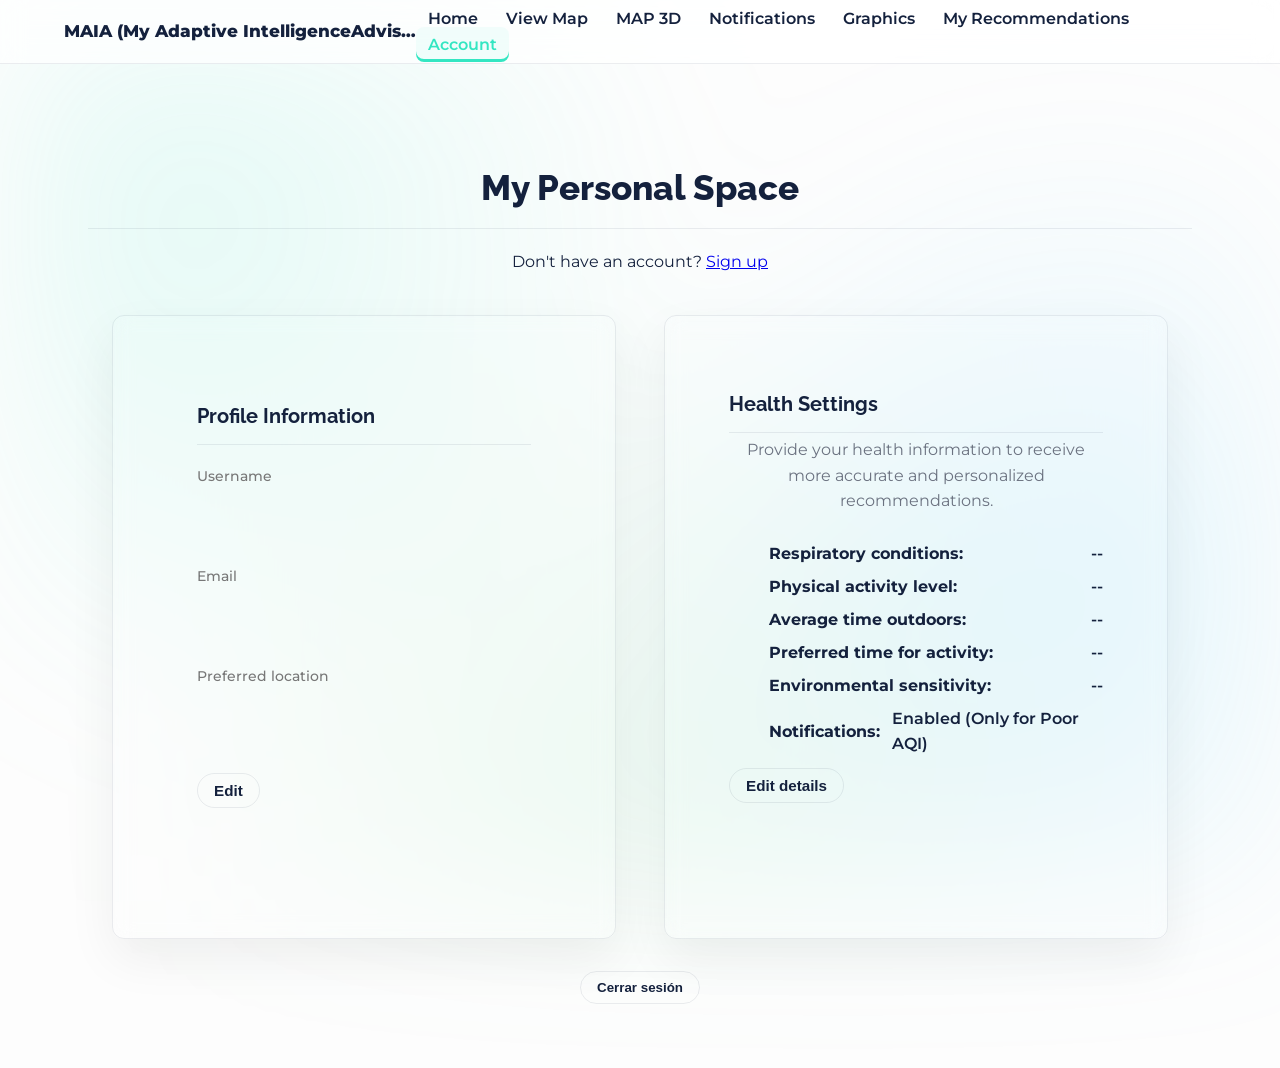
<file: cuenta.html>
<!DOCTYPE html>
<html lang="en">
<head>
    <meta charset="UTF-8">
    <meta name="viewport" content="width=device-width, initial-scale=1.0">
    <title>MAIA (My Adaptive IntelligenceAdvisor) | My Account & Recommendations</title>
    <link href="https://fonts.googleapis.com/css2?family=Montserrat:wght@300;400;500;600;700;800&family=Raleway:wght@400;600;700;800&display=swap" rel="stylesheet">
    <link rel="stylesheet" href="style.css">
<body>

    <header id="navbar">
    <div class="logo">MAIA (My Adaptive IntelligenceAdvisor)</div>
        <nav>
            <a href="index.html">Home</a>
            <a href="map.html">View Map</a>
            <a href="map3d.html">MAP 3D</a>
            <a href="notifications.html">Notifications</a>
            <a href="graphics.html">Graphics</a>
            <a href="recommendations.html">My Recommendations</a>
            <a href="cuenta.html" class="active">Account</a>
        </nav>
    </header>

    <main>
        <section class="profile-section scroll-reveal">
            <div class="container">
                <h2 class="title-section text-center char-split">My Personal Space</h2>
                
                <div id="register-prompt" style="margin-top:12px; text-align:center;">
                    <p>Don't have an account? <a href="#" id="open-register">Sign up</a></p>
                </div>

                <div class="profile-layout-grid">
                    <div class="dashboard-card profile-card-wide fade-in-left">
                        <div class="profile-form-column">
                            <h3 class="panel-title">Profile Information</h3>
                            <form class="profile-form">
                                <div class="form-group">
                                    <label for="name">Username</label>
                                    <input type="text" id="name" value="JuanPerez" readonly>
                                </div>
                                <div class="form-group">
                                    <label for="email">Email</label>
                                    <input type="email" id="email" value="juan.perez@aeris.com" readonly>
                                </div>
                                <div class="form-group">
                                    <label for="location">Preferred location</label>
                                    <input type="text" id="location" value="Mexico City" readonly>
                                </div>
                                <div style="display:flex; justify-content:flex-start; margin-top:8px;">
                                    <button id="profile-edit-btn" type="button" class="action-button-transparent small-button">Edit</button>
                                </div>
                            </form>
                        </div>
                    </div>

                    <div class="dashboard-card profile-card-wide fade-in-right">
                        <aside class="profile-health-column">
                            <h3 class="panel-title">Health Settings</h3>
                            <p class="section-subtitle" style="margin-bottom: 15px;">Provide your health information to receive more accurate and personalized recommendations.</p>
                                <div class="profile-settings-summary">
                                <div id="health-summary">
                                    <p><i class="fas fa-lungs"></i> <strong>Respiratory conditions:</strong> <span id="health-resp">--</span></p>
                                    <p><i class="fas fa-running"></i> <strong>Physical activity level:</strong> <span id="health-activity">--</span></p>
                                    <p><i class="fas fa-sun"></i> <strong>Average time outdoors:</strong> <span id="health-outdoor">--</span></p>
                                    <p><i class="fas fa-clock"></i> <strong>Preferred time for activity:</strong> <span id="health-preftime">--</span></p>
                                    <p><i class="fas fa-brain"></i> <strong>Environmental sensitivity:</strong> <span id="health-sens">--</span></p>
                                    <p><i class="fas fa-bell"></i> <strong>Notifications:</strong> <span id="notifications-status">Enabled (Only for Poor AQI)</span></p>
                                </div>
                                <div style="margin-top: 12px; display:flex; justify-content:flex-start; gap:8px;">
                                    <button id="edit-inline-btn" class="action-button-transparent small-button">Edit details</button>
                                </div>
                                </div>
                        </aside>
                    </div>
                </div>
                <div style="margin-top:18px; text-align:center;">
                    <button id="signout-btn" class="action-button-transparent">Cerrar sesión</button>
                </div>

                <div id="register-modal" class="modal-overlay">
                    <div class="modal-content registration-modal">
                        <button class="modal-close-btn" id="close-register" aria-label="Close">&times;</button>
                        <div class="modal-body">
                            <h2 class="modal-day-title">User Registration</h2>
                            <form id="register-form">
                            <fieldset style="border:none; padding:0; margin:0 0 1rem 0;">
                                <legend style="font-weight:700; margin-bottom:8px;">Account details</legend>
                                <div class="form-group"><label for="reg-name">Full name</label><input id="reg-name" placeholder="e.g. Ana Garcia" required></div>
                                <div class="form-group"><label for="reg-email">Email</label><input id="reg-email" type="email" placeholder="you@example.com" required></div>
                                <div class="form-group"><label for="reg-password">Password</label><input id="reg-password" type="password" placeholder="At least 8 characters" required></div>
                                <div class="form-group"><label for="reg-state">State of residence</label>
                                    <select id="reg-state" required>
                                        <option value="">Select a state</option>
                                    </select>
                                </div>
                            </fieldset>

                            <fieldset style="border:none; padding:0; margin:1rem 0 0 0;">
                                <legend style="font-weight:700; margin-bottom:8px;">Personal health details</legend>
                                <div class="form-group">
                                    <label for="reg-resp">Respiratory conditions</label>
                                    <select id="reg-resp">
                                        <option value="None">None</option>
                                        <option>Asthma</option>
                                        <option>Respiratory allergies</option>
                                        <option>COPD</option>
                                        <option>Chronic sinusitis</option>
                                        <option>Recurrent bronchitis</option>
                                        <option>Pulmonary fibrosis</option>
                                    </select>
                                </div>
                                <div class="form-group">
                                    <label for="reg-activity">Physical activity level</label>
                                    <select id="reg-activity">
                                        <option>Sedentary (I rarely do physical activity)</option>
                                        <option>Moderate (I walk or do light exercise several times a week)</option>
                                        <option>Active (I exercise regularly, at least 3 times a week)</option>
                                        <option>Athlete (I train with intensity or for competitive purposes)</option>
                                    </select>
                                </div>
                                <div class="form-group">
                                    <label for="reg-outdoor">Average time outdoors</label>
                                    <select id="reg-outdoor">
                                        <option>Less than 1 hour</option>
                                        <option>1 to 3 hours</option>
                                        <option>3 to 6 hours</option>
                                        <option>More than 6 hours</option>
                                    </select>
                                </div>
                                <div class="form-group">
                                    <label for="reg-preftime">Preferred time for activity</label>
                                    <select id="reg-preftime">
                                        <option>morning</option>
                                        <option>afternoon</option>
                                        <option>evening</option>
                                    </select>
                                </div>
                                <div class="form-group">
                                    <label for="reg-sens">Environmental sensitivity</label>
                                    <select id="reg-sens">
                                        <option>Sensitive skin or prone to irritation</option>
                                        <option>Frequent headaches or migraines</option>
                                        <option>Fatigue or tiredness from pollution or heat</option>
                                        <option>I prefer not to specify</option>
                                    </select>
                                </div>
                            </fieldset>

                                <div style="display:flex; gap:12px; justify-content:flex-end; margin-top:18px;">
                                <button type="button" class="action-button-transparent" id="cancel-register">Cancel</button>
                                <button type="submit" class="action-button-solid">Save</button>
                            </div>
                            </form>
                        </div>
                    </div>
                </div>
            </div>
        </section>
    </main>

    <script src="script.js"></script>
</body>
</html>
</file>
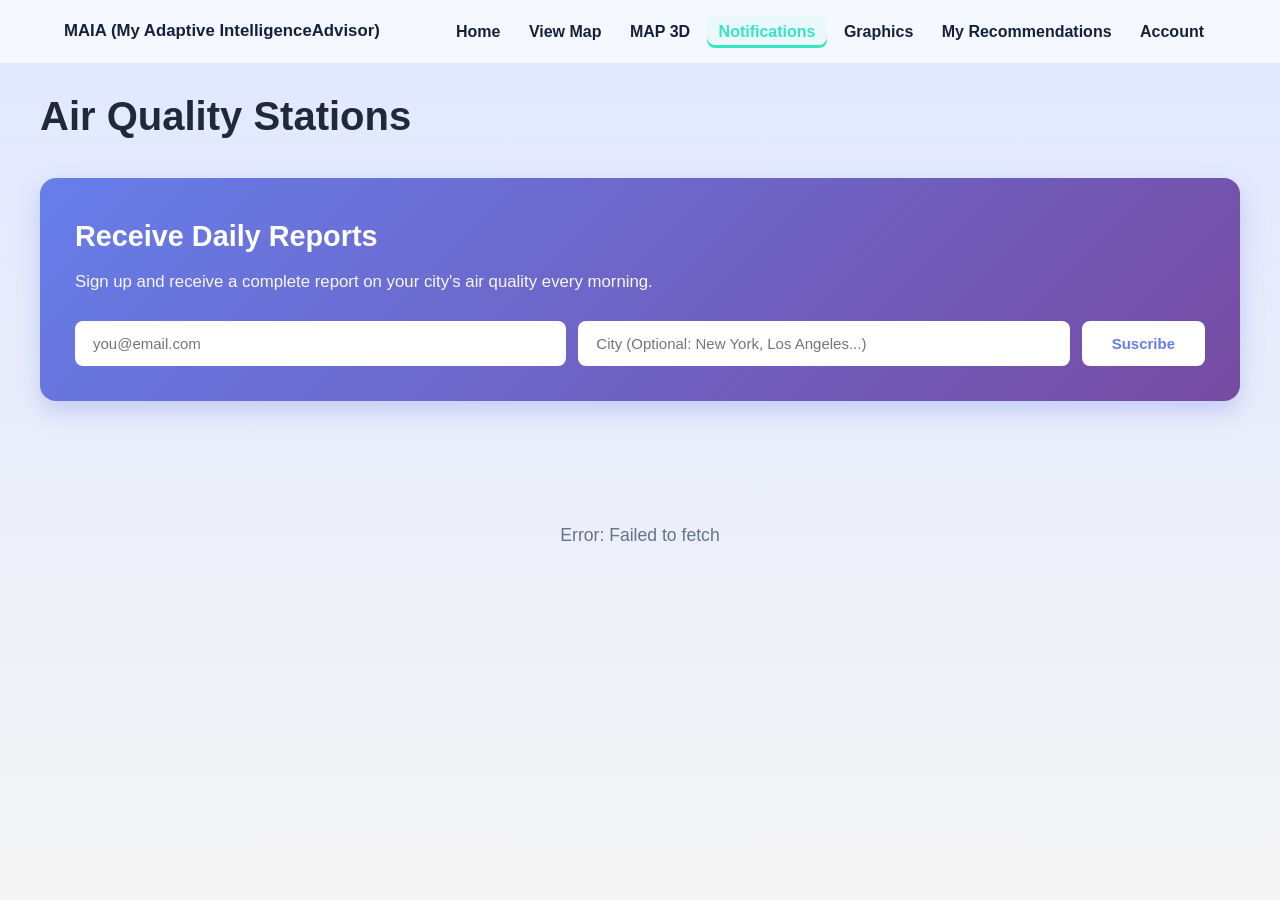
<file: notifications.html>
<!DOCTYPE html>
<html>
<head>
    <meta charset="UTF-8">
    <meta name="viewport" content="width=device-width, initial-scale=1.0">
    <title>Stations - Air Quality</title>
    <link rel="stylesheet" href="style.css">
    <style>
        * { margin: 0; padding: 0; box-sizing: border-box; }
        body { 
            font-family: -apple-system, BlinkMacSystemFont, 'Segoe UI', sans-serif;
            padding: 20px; 
            background: linear-gradient(to bottom, #e0e7ff, #f5f5f5);
            min-height: 100vh;
        }
    .container { max-width: 1200px; margin: 0 auto; }
    /* Ensure content is visible below the fixed navbar */
    body { padding-top: 84px; }
        
        h1 { 
            color: #1e293b; 
            margin-bottom: 30px;
            font-size: 2.5rem;
        }
        
        .subscribe-box {
            margin-bottom: 40px;
            padding: 35px;
            background: linear-gradient(135deg, #667eea 0%, #764ba2 100%);
            border-radius: 16px;
            color: white;
            box-shadow: 0 10px 25px rgba(102, 126, 234, 0.3);
        }
        .subscribe-box h2 { 
            margin-bottom: 10px;
            font-size: 1.8rem;
        }
        .subscribe-box p {
            opacity: 0.95;
            margin-bottom: 25px;
            font-size: 1.05rem;
        }
        .subscribe-form {
            display: flex;
            gap: 12px;
            flex-wrap: wrap;
            align-items: center;
        }
        .subscribe-form input {
            padding: 14px 18px;
            border: none;
            border-radius: 8px;
            font-size: 15px;
            outline: none;
            transition: box-shadow 0.2s;
        }
        .subscribe-form input:focus {
            box-shadow: 0 0 0 3px rgba(255,255,255,0.3);
        }
        .subscribe-form input[type="email"] { 
            flex: 1; 
            min-width: 250px; 
        }
        .subscribe-form input[type="text"] { 
            flex: 1; 
            min-width: 200px; 
        }
        .subscribe-form button {
            padding: 14px 30px;
            background: white;
            color: #667eea;
            border: none;
            border-radius: 8px;
            cursor: pointer;
            font-weight: 600;
            font-size: 15px;
            transition: all 0.2s;
            white-space: nowrap;
        }
        .subscribe-form button:hover { 
            transform: translateY(-2px);
            box-shadow: 0 4px 12px rgba(0,0,0,0.15);
        }
        .subscribe-form button:active {
            transform: translateY(0);
        }
        .subscribe-form button:disabled {
            opacity: 0.6;
            cursor: not-allowed;
        }
        #subMessage { 
            margin-top: 20px; 
            font-size: 15px; 
            font-weight: 500;
            padding: 12px;
            border-radius: 6px;
            background: rgba(255,255,255,0.15);
            display: none;
        }
        #subMessage.show { display: block; }
        
        .stations-grid {
            display: grid;
            grid-template-columns: repeat(auto-fill, minmax(350px, 1fr));
            gap: 20px;
        }
        .station { 
            border: 1px solid #e2e8f0;
            padding: 20px;
            border-radius: 12px;
            background: white;
            box-shadow: 0 2px 8px rgba(0,0,0,0.05);
            transition: transform 0.2s, box-shadow 0.2s;
        }
        .station:hover {
            transform: translateY(-4px);
            box-shadow: 0 8px 16px rgba(0,0,0,0.1);
        }
        .station h3 {
            color: #1e293b;
            margin-bottom: 8px;
            font-size: 1.1rem;
        }
        .station p {
            color: #64748b;
            margin-bottom: 12px;
            font-size: 0.95rem;
        }
        .aqi { 
            display: inline-block;
            padding: 6px 14px;
            border-radius: 6px;
            font-weight: 600;
            margin: 4px 4px 4px 0;
            font-size: 0.9rem;
        }
        
        .loading {
            text-align: center;
            padding: 40px;
            color: #64748b;
            font-size: 1.1rem;
        }
        
        @media (max-width: 768px) {
            h1 { font-size: 2rem; }
            .subscribe-box { padding: 25px; }
            .subscribe-form { flex-direction: column; }
            .subscribe-form input,
            .subscribe-form button {
                width: 100%;
            }
            .stations-grid {
                grid-template-columns: 1fr;
            }
        }
    </style>
</head>
<body>
    <header id="navbar">
        <div class="logo">MAIA (My Adaptive IntelligenceAdvisor)</div>
        <nav>
            <a href="index.html">Home</a>
            <a href="map.html">View Map</a>
            <a href="map3d.html">MAP 3D</a>
            <a href="notifications.html" class="active">Notifications</a>
            <a href="graphics.html">Graphics</a>
            <a href="recommendations.html">My Recommendations</a>
            <a href="cuenta.html">Account</a>
        </nav>
    </header>

        <div class="container">
        <h1>Air Quality Stations</h1>
        
        <div class="subscribe-box">
            <h2>Receive Daily Reports</h2>
            <p>Sign up and receive a complete report on your city's air quality every morning.</p>
            
            <form id="subscribeForm" class="subscribe-form">
                <input type="email" id="emailInput" placeholder="you@email.com" required>
                <input type="text" id="cityInput" placeholder="City (Optional: New York, Los Angeles...)">
                <button type="submit" id="submitBtn">Suscribe</button>
            </form>
            
            <p id="subMessage"></p>
        </div>

        <div id="stations" class="loading">Charging stations...</div>
    </div>
    
    <script>
        const API_KEY = 'eyJhbGciOiJIUzI1NiIsInR5cCI6IkpXVCJ9.eyJpc3MiOiJzdXBhYmFzZSIsInJlZiI6ImtxZWdjZGl6b2x0Y2l1cHNvemNvIiwicm9sZSI6ImFub24iLCJpYXQiOjE3NTkzNzE2MzYsImV4cCI6MjA3NDk0NzYzNn0.9PKz0IAC_3_tgF6q-n8ruckfLSt5XOcGDVzHSTTZsaI';
        const SUPABASE_URL = 'https://kqegcdizoltciupsozco.supabase.co';
        
        // Cargar estaciones
        fetch(`${SUPABASE_URL}/rest/v1/latest_air_quality?select=*`, {
            headers: { 
                'apikey': API_KEY, 
                'Authorization': `Bearer ${API_KEY}` 
            }
        })
        .then(r => r.json())
        .then(stations => {
            if (!stations || stations.length === 0) {
                document.getElementById('stations').innerHTML = '<p class="loading">No data available</p>';
                return;
            }
            
            document.getElementById('stations').className = 'stations-grid';
            document.getElementById('stations').innerHTML = stations.slice(0, 50).map(s => {
                const stationName = s.station_id.split(':')[1]?.replace(/_/g, ' ') || s.station_id;
                return `
                    <div class="station">
                        <h3>${stationName}</h3>
                        <p>${s.lat.toFixed(3)}, ${s.lon.toFixed(3)}</p>
                        <div>
                            ${s.pm25 ? `<span class="aqi" style="background: ${getAQIColor(s.pm25)}; color: ${s.pm25 <= 100 ? '#000' : '#fff'}">PM2.5: ${s.pm25}</span>` : ''}
                            ${s.o3 ? `<span class="aqi" style="background: ${getAQIColor(s.o3)}; color: #000">O3: ${s.o3}</span>` : ''}
                            ${s.no2 ? `<span class="aqi" style="background: ${getAQIColor(s.no2)}; color: #000">NO2: ${s.no2}</span>` : ''}
                        </div>
                    </div>
                `;
            }).join('');
        })
        .catch(err => {
            document.getElementById('stations').innerHTML = `<p class="loading">Error: ${err.message}</p>`;
            console.error('Error loading stations:', err);
        });

        function getAQIColor(value) {
            if (value <= 50) return '#00e400';
            if (value <= 100) return '#ffff00';
            if (value <= 150) return '#ff7e00';
            if (value <= 200) return '#ff0000';
            if (value <= 300) return '#8f3f97';
            return '#7e0023';
        }

        // Manejar suscripcion
        document.getElementById('subscribeForm').addEventListener('submit', async (e) => {
            e.preventDefault();
            
            const email = document.getElementById('emailInput').value;
            const city = document.getElementById('cityInput').value;
            const message = document.getElementById('subMessage');
            const submitBtn = document.getElementById('submitBtn');
            
            // Deshabilitar boton
            submitBtn.disabled = true;
            
            message.className = 'show';
            message.textContent = 'Processing...';
            message.style.color = '#fff';
            message.style.background = 'rgba(255,255,255,0.2)';
            
            try {
                // 1. Registrar el email
                const response = await fetch(`${SUPABASE_URL}/rest/v1/email_subscriptions`, {
                    method: 'POST',
                    headers: {
                        'apikey': API_KEY,
                        'Authorization': `Bearer ${API_KEY}`,
                        'Content-Type': 'application/json',
                        'Prefer': 'return=minimal'
                    },
                    body: JSON.stringify({ 
                        email, 
                        city_name: city || null 
                    })
                });
                
                if (response.ok) {
                    message.textContent = 'Subscription successful! Sending welcome email...';
                    
                    // 2. Enviar email de bienvenida
                    const emailResponse = await fetch(`${SUPABASE_URL}/functions/v1/send-aqi-emails`, {
                        method: 'POST',
                        headers: {
                            'Authorization': `Bearer ${API_KEY}`
                        }
                    });
                    
                    const emailResult = await emailResponse.json();
                    console.log('Email result:', emailResult);
                    
                    message.style.color = '#00ff00';
                    message.style.background = 'rgba(0,255,0,0.15)';
                    message.textContent = `Done! Check your email. You'll receive daily reports at 8:00 AM.`;
                    e.target.reset();
                } else {
                    const error = await response.json();
                    message.style.color = '#ffcccc';
                    message.style.background = 'rgba(255,0,0,0.15)';
                    if (error.code === '23505') {
                        message.textContent = 'This email is already registered.';
                    } else {
                        message.textContent = 'Error: ' + (error.message || 'The subscription could not be completed');
                        console.error('Error:', error);
                    }
                }
            } catch (error) {
                message.style.color = '#ffcccc';
                message.style.background = 'rgba(255,0,0,0.15)';
                message.textContent = 'Connection error. Please try again.';
                console.error('Error:', error);
            } finally {
                submitBtn.disabled = false;
            }
        });
    </script>
</body>
</html>
</file>
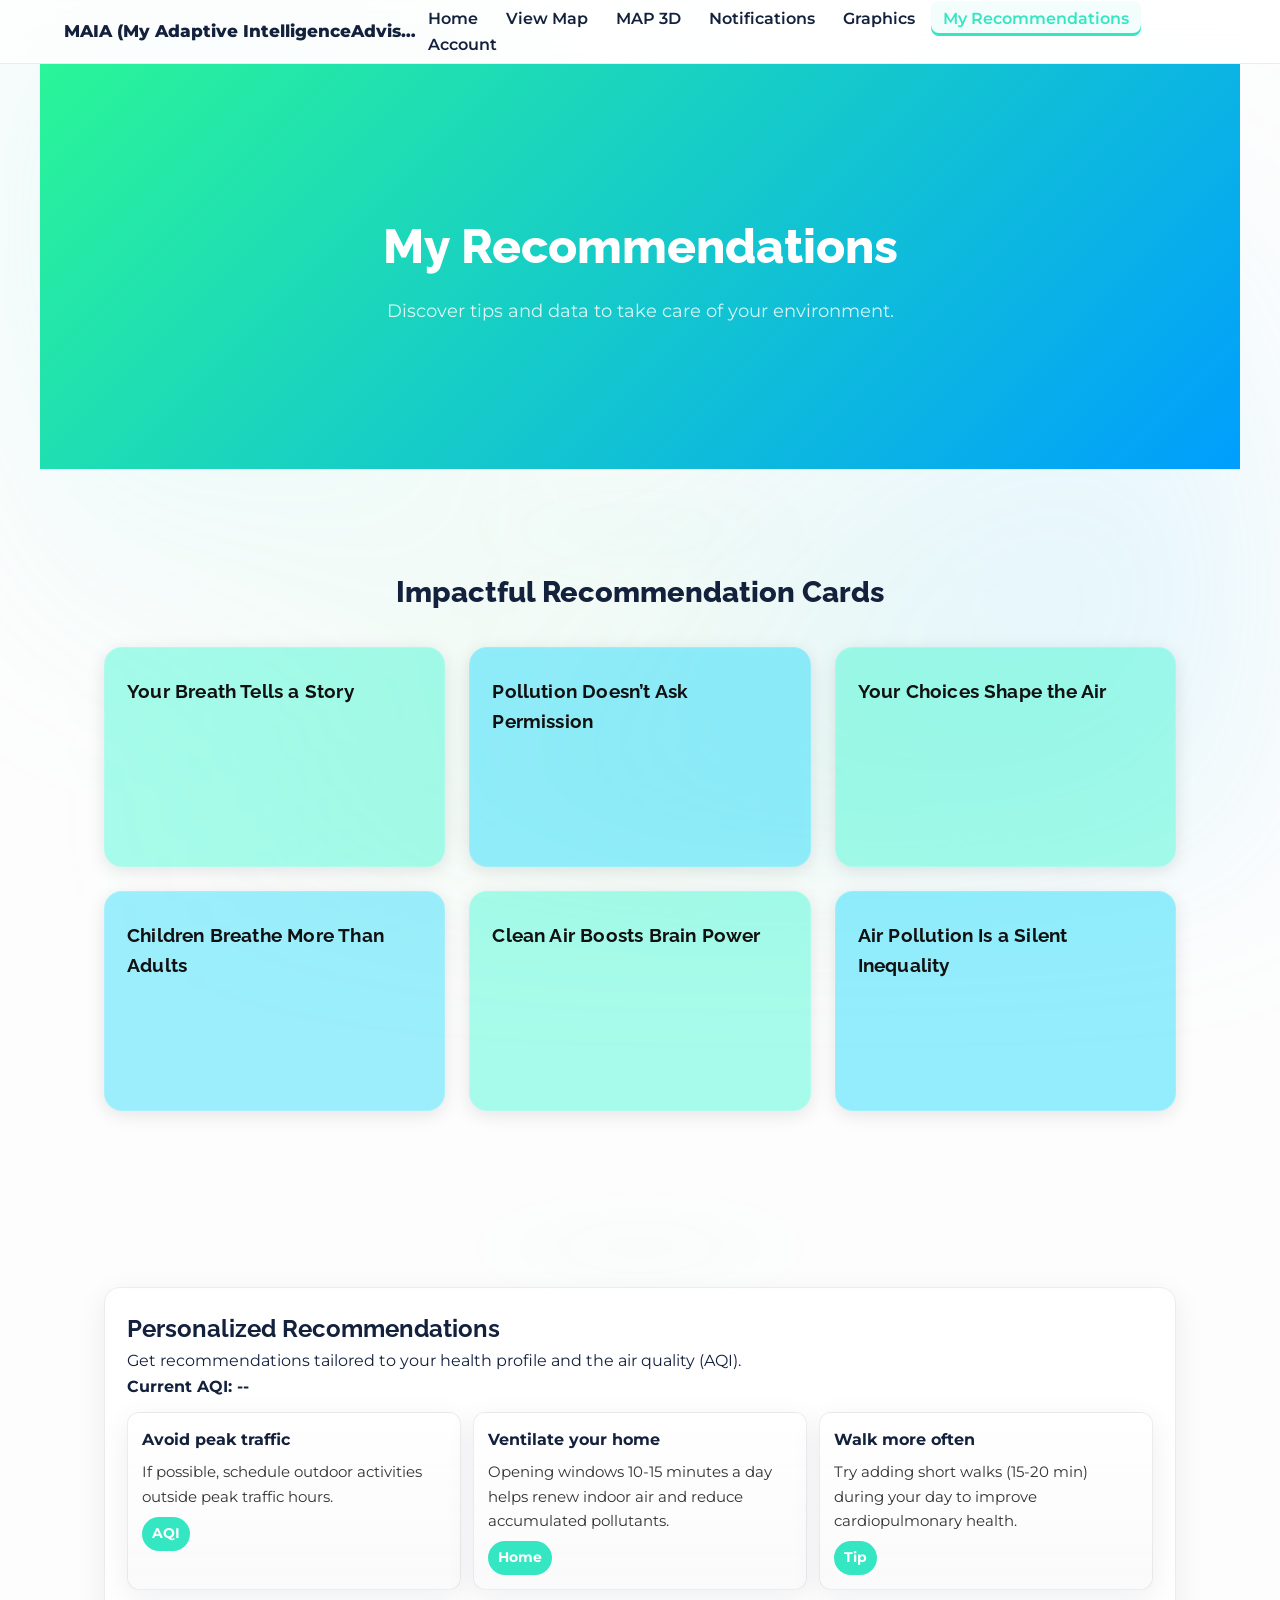
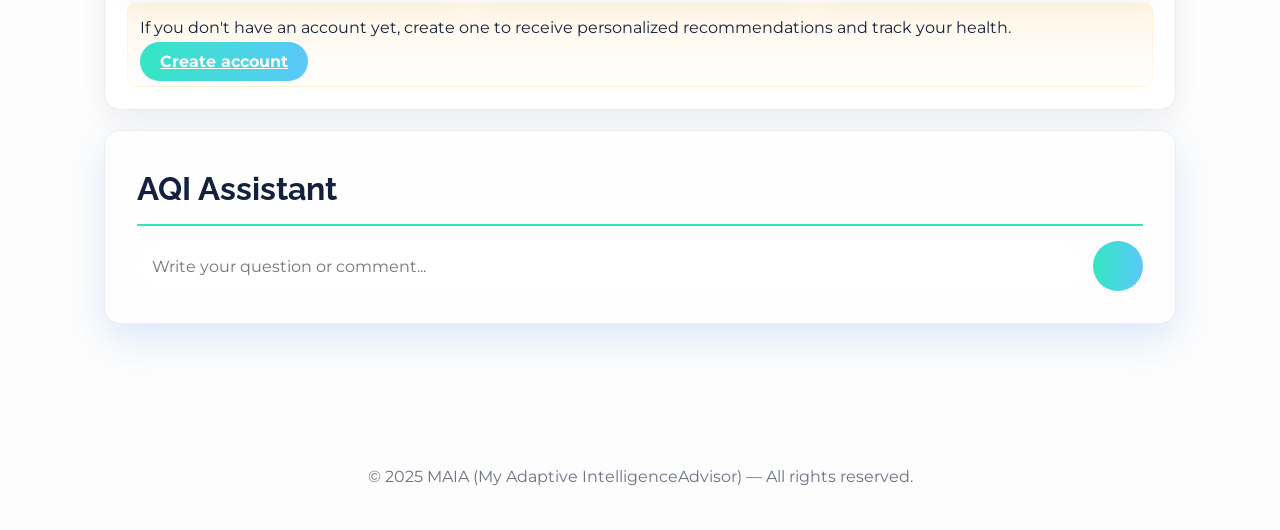
<file: recommendations.html>
<!DOCTYPE html>
<html lang="en">
<head>
  <meta charset="UTF-8">
  <meta name="viewport" content="width=device-width, initial-scale=1.0">
  <title>MAIA (My Adaptive IntelligenceAdvisor) | My Recommendations</title>
  <link href="https://fonts.googleapis.com/css2?family=Montserrat:wght@400;600&family=Raleway:wght@700;800&display=swap" rel="stylesheet">
  <link rel="stylesheet" href="style.css">
</head>
<body>
  <header id="navbar">
  <div class="logo">MAIA (My Adaptive IntelligenceAdvisor)</div>
    <nav>
        <a href="index.html">Home</a>
      <a href="index.html#mapa">View Map</a>
      <a href="map3d.html">MAP 3D</a>
      <a href="notifications.html">Notifications</a>
      <a href="graphics.html">Graphics</a>
  <a href="recommendations.html" class="active">My Recommendations</a>
  <a href="cuenta.html">Account</a>
    </nav>
  </header>

  <main>
    <section class="hero-section small-hero">
      <div class="particle-container" id="particle-container"></div>
      <div class="hero-content">
  <h1 class="hero-title">My Recommendations</h1>
        <p class="hero-subtitle">Discover tips and data to take care of your environment.</p>
      </div>
    </section>

    <section class="recommendations-section fade-section">
  <h2 class="section-title">Impactful Recommendation Cards</h2>
  <div class="recommendation-cards-grid">
    <div class="recommendation-card translucent-card card1" onclick="toggleRecCard(this)">
      <h3 style="color:#111;">Your Breath Tells a Story</h3>
      <div class="rec-details" style="display:none;">
        <p class="fact">The average person breathes over 20,000 times a day. Every breath you take carries the quality of the air around you.</p>
        <p class="recommendation">Make clean air part of your daily routine—check the air quality like you check the weather.</p>
      </div>
    </div>
    <div class="recommendation-card translucent-card card2" onclick="toggleRecCard(this)">
      <h3 style="color:#111;">Pollution Doesn’t Ask Permission</h3>
      <div class="rec-details" style="display:none;">
        <p class="fact">Air pollution enters your body silently, affecting your heart, brain, and even your sleep.</p>
        <p class="recommendation">Protect yourself by staying informed. Awareness is your first line of defense.</p>
      </div>
    </div>
    <div class="recommendation-card translucent-card card3" onclick="toggleRecCard(this)">
      <h3 style="color:#111;">Your Choices Shape the Air</h3>
      <div class="rec-details" style="display:none;">
        <p class="fact">Choosing to walk, bike, or use public transport just once a week can reduce your carbon footprint by up to 20%.</p>
        <p class="recommendation">Start small. One less car ride is one step closer to cleaner air.</p>
      </div>
    </div>
    <div class="recommendation-card translucent-card card4" onclick="toggleRecCard(this)">
      <h3 style="color:#111;">Children Breathe More Than Adults</h3>
      <div class="rec-details" style="display:none;">
        <p class="fact">Kids inhale more air per body weight than adults, making them more vulnerable to pollution.</p>
        <p class="recommendation">Support clean air zones near schools and playgrounds. Their future depends on it.</p>
      </div>
    </div>
    <div class="recommendation-card translucent-card card5" onclick="toggleRecCard(this)">
      <h3 style="color:#111;">Clean Air Boosts Brain Power</h3>
      <div class="rec-details" style="display:none;">
        <p class="fact">Studies show that students perform better in schools with better air quality.</p>
        <p class="recommendation">Advocate for air monitoring in educational spaces. Learning thrives in clean environments.</p>
      </div>
    </div>
    <div class="recommendation-card translucent-card card6" onclick="toggleRecCard(this)">
      <h3 style="color:#111;">Air Pollution Is a Silent Inequality</h3>
      <div class="rec-details" style="display:none;">
        <p class="fact">Low-income communities are often exposed to higher pollution levels due to proximity to industrial zones.</p>
        <p class="recommendation">Support environmental justice initiatives. Clean air should be a right, not a privilege.</p>
      </div>
    </div>
  
  </div>
      </div>
    </section>

    <section class="info-panels fade-section">
     <!-- START PERSONALIZED RECOMMENDATIONS - BEGIN (copy/paste this block into another repo) -->
  <div class="translucent-panel" id="personal-recommendations">
    <h2>Personalized Recommendations</h2>
  <p class="muted">Get recommendations tailored to your health profile and the air quality (AQI).</p>

        <!-- Small meta row: AQI display (populated by script) -->
        <div class="rec-meta">
          <div class="rec-aqi">Current AQI: <strong id="current-aqi-value">--</strong> <span id="current-aqi-emoji"></span></div>
          <div class="rec-location" id="rec-location" style="display:none;"></div>
        </div>

        <!-- Recommendations will be injected here -->
        <div id="recommendations-list" class="recommendations-list">
          <!-- JS injecta tarjetas de recomendación aquí -->
        </div>

        <!-- If user is not registered, we show a prompt here (script toggles display) -->
  <div id="register-prompt" class="register-prompt" style="margin-top:12px;">
          <p>If you don't have an account yet, create one to receive personalized recommendations and track your health.</p>
          <!-- Use an anchor styled as a button so navigation works without extra JS -->
          <a id="open-register-cta" class="action-button-solid" href="cuenta.html">Create account</a>
        </div>
      </div>
      <!-- END PERSONALIZED RECOMMENDATIONS -->

    <div class="dashboard-card chatbot-card">
        <h3 class="panel-title chatbot-header" id="chat-title">AQI Assistant <i class="fas fa-robot"></i></h3>

        <div id="aqi-dual-display" style="display:none; margin-bottom: 20px;">
          <div class="aqi-display-grid">
        <div id="aqi-actual-card" class="aqi-card">
          <p class="aqi-label">AQI TODAY</p>
                  <div id="aqi-actual-value" class="aqi-value">--</div>
                  <div id="aqi-actual-category" class="aqi-category">--</div>
              </div>
              <div id="aqi-forecast-card" class="aqi-card">
          <p class="aqi-label">AQI TOMORROW</p>
                  <div id="aqi-forecast-value" class="aqi-value">--</div>
                  <div id="aqi-forecast-category" class="aqi-category">--</div>
              </div>
          </div>
          <p id="dominant-pollutant" class="dominant-pollutant-text">Dominant Pollutant: <span style="font-weight: 600;">--</span></p>
        </div>

        <div id="chat-status-area">
            </div>

        <div class="chat-window" id="chat-window" style="display:none;">
          </div>

        <form id="chat-input-form" class="chat-input-area" style="display:none;">
          <input type="text" id="chat-input" placeholder="Write your question or comment..." maxlength="150" autocomplete="off">
          <button type="submit" id="send-btn" class="action-button-solid" disabled>
            <i class="fas fa-paper-plane"></i>
          </button>
        </form>
      </div>

      <style>
        /* Estilos CSS mínimos para el nuevo display dual */
        .aqi-display-grid { display: grid; grid-template-columns: 1fr 1fr; gap: 10px; text-align: center; }
        .aqi-card { padding: 12px; border-radius: 8px; color: white; box-shadow: 0 4px 6px rgba(0,0,0,0.1); }
        .aqi-label { font-size: 0.75rem; font-weight: 700; opacity: 0.9; }
        .aqi-value { font-size: 2rem; font-weight: 800; margin-top: 4px; }
        .aqi-category { font-size: 0.9rem; font-weight: 500; }
        .dominant-pollutant-text { margin-top: 8px; font-size: 0.9rem; text-align: center; color: var(--color-muted); }
        /* Clases de color (se poblarán por JS, pero usamos las variables globales de AQI) */
        .aqi-color-good { background: var(--aqi-good); }
        .aqi-color-moderate { background: var(--aqi-moderate); }
        .aqi-color-sensitive { background: var(--aqi-unhealthy-sensitive); }
        .aqi-color-unhealthy { background: var(--aqi-unhealthy); }
        .aqi-color-very-unhealthy { background: var(--aqi-very-unhealthy); }
        .aqi-color-hazardous { background: var(--aqi-hazardous); }

        .loader { border-top-color: var(--color-primary); border-width: 4px; border-style: solid; border-radius: 50%; width: 40px; height: 40px; animation: spin 1s linear infinite; margin: 20px auto; }
        @keyframes spin { 0% { transform: rotate(0deg); } 100% { transform: rotate(360deg); } }
      </style>  
    </section>
  </main>

  <footer class="footer">
  <p>© 2025 MAIA (My Adaptive IntelligenceAdvisor) — All rights reserved.</p>
  </footer>

  <script src="script.js"></script>
</body>

</html>
</file>
<file: style.css>
/* ==============
   VARIABLES
   ============== */
:root {
  --color-primary: #34e6c2;
  --color-accent: #5ac8fa;
  --color-green: #34d399;
  --color-deep: #14213d;
  --color-muted: #6b7280;
  --bg: #fdfdfd;
  --panel: rgba(255, 255, 255, 0.6);
  --glass-blur: 10px;
  --radius: 16px;
  --border: rgba(20, 33, 61, 0.08);
  --shadow-color: rgba(52, 230, 194, 0.15);
  --shadow-1: 0 8px 30px rgba(20, 33, 61, 0.07);
  --shadow-dynamic: 0 16px 50px var(--shadow-color);

        /* Colores para el velocímetro AQI */
        --aqi-good:  #00B050; /* Verde brillante */
        --aqi-moderate: #FFC000; /* Naranja medio */
        --aqi-unhealthy-sensitive: #FF9900; /* Naranja oscuro */
        --aqi-unhealthy: #E21B3C; /* Rojo intenso */
        --aqi-very-unhealthy: #6A0DAD; /* Morado */
        --aqi-hazardous: #8B0000; /* Rojo muy oscuro/Granate */

        /* VARIABLES PARA IMPACTO Y CURSOR */
        --color-accent-blue: #ffffff; /* Azul más oscuro para contraste en título */
        --color-accent-pink: #ffff; /* Tono rosado/salmón para impacto en título */
        --color-accent-yellow: #ffffff; /* Amarillo para impacto en título */
        --cursor-color: rgba(255, 255, 255, 0.4);
        --cursor-size: 10px;
}


/* ==============
   RESET & BASE
   ============== */
* { box-sizing: border-box; margin: 0; padding: 0; }
html {
  font-family: 'Montserrat', sans-serif;
  background: var(--bg);
  color: var(--color-deep);
  scroll-behavior: smooth;
}
body {
  line-height: 1.6;
  overflow-x: hidden;
  position: relative;
}
body::before {
    content: '';
    position: fixed;
    top: 0; left: 0; right: 0; bottom: 0;
    background:
        radial-gradient(circle at 15% 25%, hsla(169, 78%, 64%, 0.15), transparent 40%),
        radial-gradient(circle at 85% 65%, hsla(196, 95%, 66%, 0.15), transparent 40%),
        radial-gradient(circle at 50% 90%, hsla(145, 63%, 59%, 0.1), transparent 50%);
    z-index: -1;
    filter: blur(80px);
}

h1,h2,h3 { font-family: 'Raleway', sans-serif; }
.section-title {
    font-size: clamp(1.4rem, 3vw, 1.8rem);
    font-weight: 800;
    margin-bottom: 24px;
    color: var(--color-deep);
    text-align: center;
}

/* ==============
   HEADER
   ============== */
#navbar {
  position: fixed; top: 0; left: 0; right: 0; height: 64px;
  display: flex; align-items: center; justify-content: space-between;
  padding: 12px 5%;
  background: rgba(255, 255, 255, 0.7);
  border-bottom: 1px solid var(--border);
  z-index: 1000;
  backdrop-filter: blur(12px);
  -webkit-backdrop-filter: blur(12px);
}
#navbar nav a {
  color: var(--color-deep); font-weight: 600; text-decoration: none;
  padding: 8px 12px; border-radius: 8px;
  transition: all 0.2s ease;
}
#navbar nav a:hover { color: var(--color-primary); transform: translateY(-2px); }
#navbar nav a.active { color: var(--color-primary); background: rgba(52, 230, 194, 0.1); }
#navbar .logo { font-weight: 800; font-size: 1.05rem; color: var(--color-deep); }
/* Stronger visible active state */
#navbar nav a.active {
    color: var(--color-primary);
    background: rgba(52, 230, 194, 0.06);
    box-shadow: inset 0 -3px 0 var(--color-primary);
}

/* Ensure nav items collapse gracefully on small screens */
@media (max-width: 700px) {
    #navbar { padding: 10px 4%; height: auto; align-items: flex-start; flex-direction: column; gap: 8px; }
    #navbar nav { display: flex; gap: 8px; flex-wrap: wrap; }
 }

/* Responsive logo: show short 'MAIA' on small screens, full name on larger */
.logo { white-space: nowrap; overflow: hidden; text-overflow: ellipsis; }
.logo::after { content: ''; }
@media (max-width: 600px) {
    /* Replace logo text visually on small screens */
    .logo { font-size: 1rem; }
    .logo[data-full]::before { content: 'MAIA'; display: inline; }
    .logo[data-full] { font-weight: 800; }
    .logo span.full-text { display: none; }
}
@media (min-width: 601px) {
    .logo span.full-text { display: inline; }
    .logo[data-full]::before { content: ''; }
}


/* ==============
   HERO MODIFICADO
   ============== */
.hero-section {
  margin-top: 64px; min-height: 45vh; display: flex;
  align-items: center; justify-content: center; position: relative;
  overflow: hidden;
  /* --- CAMBIO: Nuevo fondo degradado vibrante --- */
  background: linear-gradient(135deg, #2AF598 0%, #009EFD 100%);
}
.hero-content { z-index: 5; text-align: center; padding: 40px 20px; }
/* --- CAMBIO: Texto blanco para contraste con el nuevo fondo --- */
.hero-title { font-size: clamp(2.5rem, 5vw, 4rem); font-weight: 800; color: #fff; }
.small-hero .hero-title { font-size: clamp(2rem, 4vw, 3rem); }
.hero-subtitle { color: rgba(255, 255, 255, 0.85); margin-top: 12px; font-size: 1.1rem; }
.particle-container { position: absolute; inset: 0; z-index: 2; }


/* =======================================
   ESTRUCTURA Y SEPARACIÓN DE SECCIONES
   ======================================= */
section {
    /* Keep default section rules, but allow the map-section to override
       so it can be full-bleed. Map-specific adjustments will be handled in
       .map-section to avoid the white bar coming from padding or max-width. */
    padding: 60px 5%;
    max-width: 1200px;
    margin: 0 auto;
    position: relative;
}
section:not(:first-of-type)::before {
    content: '';
    position: absolute;
    top: -20px;
    left: 10%;
    right: 10%;
    height: 80px;
    background: radial-gradient(ellipse at center, var(--shadow-color) 0%, transparent 30%);
    z-index: -1;
    filter: blur(30px);
    opacity: 0.5;
}

.fade-section {
    opacity: 0;
    transform: translateY(20px);
    transition: opacity 0.8s ease-out, transform 0.8s ease-out;
}
.fade-section.visible { opacity: 1; transform: translateY(0); }


/* =======================================
   NUEVA SECCIÓN: CALIDAD DEL AIRE
   ======================================= */
.air-quality-section {
    display: grid;
    grid-template-columns: 1fr 1fr;
    gap: 40px;
    align-items: center;
    background: var(--panel);
    border: 1px solid var(--border);
    border-radius: var(--radius);
    padding: 40px;
    backdrop-filter: blur(var(--glass-blur));
}
@media (max-width: 800px) { .air-quality-section { grid-template-columns: 1fr; } }

.aq-left { text-align: center; }
.aq-left .section-title { margin-bottom: 20px; }
.aqi-gauge-container { position: relative; width: 220px; height: 110px; margin: 20px auto; }
.aqi-gauge {
    width: 100%; height: 100%;
    border-radius: 220px 220px 0 0;
    overflow: hidden;
    position: relative;
    background: conic-gradient(
        from -90deg,
        var(--aqi-good) 0%,
        var(--aqi-moderate) 20%,
        var(--aqi-unhealthy-sensitive) 40%,
        var(--aqi-unhealthy) 60%,
        var(--aqi-very-unhealthy) 80%,
        var(--aqi-hazardous) 100%
    );
    -webkit-mask-image: radial-gradient(circle at 50% 100%, transparent 65%, black 66%);
    mask-image: radial-gradient(circle at 50% 100%, transparent 65%, black 66%);
}
.aqi-gauge-pointer {
    position: absolute;
    bottom: 0; left: 50%;
    width: 2px; height: 95px;
    background: var(--color-deep);
    transform-origin: bottom center;
    transition: transform 1.2s cubic-bezier(0.2, 1, 0.3, 1);
    transform: translateX(-50%) rotate(-90deg);
}
.aqi-numeric { font-size: 2rem; font-weight: 800; display: block; }

/* Put the numeric AQI centered inside the semicircle and the category label below the gauge. */
.aqi-gauge { position: relative; }
.aqi-gauge-info {
    position: absolute;
    top: 22%; /* moved slightly lower so the numeric sits more centered in the semicircle */
    left: 50%;
    transform: translateX(-50%);
    text-align: center;
    z-index: 2;
    pointer-events: none;
    width: 100%;
}
.aqi-numeric { font-size: 2.4rem; font-weight: 900; color: var(--color-deep); background: transparent; }
.aqi-level {
    position: absolute;
    top: calc(100% + 18px); /* more separation from the semicircle */
    left: 50%;
    transform: translateX(-50%);
    font-size: 1rem;
    color: var(--color-muted);
    width: 260px;
    text-align: center;
}

/* If label is very long or wraps, `aqi-stack` adds extra spacing so it doesn't collide with other elements. */
.aqi-gauge-container.aqi-stack .aqi-level {
    top: calc(100% + 30px); /* extra breathing room when label wraps */
}

/* Small screens adjustments */
@media (max-width: 600px) {
    .aqi-gauge-info { top: 20%; }
    .aqi-numeric { font-size: 2rem; }
    .aqi-level { width: 90%; font-size: 0.95rem; }
}
.details-btn {
    margin-top: 20px; padding: 14px 24px; border-radius: 909px; border: none;
    background: linear-gradient(90deg, var(--color-primary), var(--color-accent));
    color: white; font-weight: 700; cursor: pointer; transition: transform 0.2s, box-shadow 0.2s;
}
.details-btn:hover { transform: translateY(-3px); box-shadow: var(--shadow-dynamic); }

.aq-right .recommendation-title { font-size: 1.2rem; margin-bottom: 16px; }
.daily-recommendations { list-style: none; padding: 0; }
.daily-recommendations li {
    display: flex; align-items: center; gap: 12px;
    margin-bottom: 12px; font-size: 0.95rem;
}
.daily-recommendations i { color: var(--color-primary); }

/* =======================================
   PRONÓSTICO (mejoras de hover)
   ======================================= */
.forecast-card {
    background: white; border-radius: var(--radius); padding: 20px;
    border: 1px solid var(--border); box-shadow: var(--shadow-1);
    transition: transform 0.3s ease, box-shadow 0.3s ease;
    cursor: pointer;
}
.forecast-card:hover {
    transform: translateY(-8px) scale(1.02);
    box-shadow: var(--shadow-dynamic);
}
.forecast-grid { display: grid; grid-template-columns: repeat(auto-fit, minmax(250px, 1fr)); gap: 18px; }
.forecast-image-area { padding: 12px; border-radius: var(--radius); border: 1px solid var(--border); box-shadow: var(--shadow-1); }
.forecast-image-area img { width: 100%; border-radius: 8px; }
.forecast-image-area2 { padding: 8px; border-radius: var(--radius); border: 1px solid var(--border); box-shadow: var(--shadow-1); }
.forecast-image-area2 img { width: 30%; border-radius: 9px; }
.expand-btn { margin-top: 10px; padding: 8px 16px; border-radius: 999px; border: none; background: linear-gradient(90deg, var(--color-primary), var(--color-accent)); color: white; font-weight: 700; cursor: pointer; transition: transform 0.2s; }
.expand-btn:hover { transform: translateY(-2px); }
.forecast-details { max-height: 0; overflow: hidden; opacity: 0; transition: max-height 0.5s ease, opacity 0.5s ease; }
.forecast-card.expanded .forecast-details { max-height: 200px; opacity: 1; }

/* =======================================
   CARRUSEL MEJORADO
   ======================================= */
.carousel-wrapper { position: relative; }
.carousel { overflow: hidden; }
.carousel-track {
    display: flex;
    gap: 16px;
}
.carousel-card {
    min-width: 280px; height: 180px; border-radius: var(--radius);
    background-size: cover; background-position: center;
    position: relative; overflow: hidden; flex-shrink: 0; cursor: pointer;
    box-shadow: var(--shadow-1);
    /* --- CAMBIO: Se elimina la opacidad inicial para asegurar visibilidad --- */
    transition: transform 0.4s ease, box-shadow 0.4s ease;
}
.carousel-card:hover {
    transform: translateY(-10px) scale(1.05);
    box-shadow: var(--shadow-dynamic);
}
.carousel-overlay {
    position: absolute; inset: 0;
    background: linear-gradient(180deg, transparent 30%, rgba(0,0,0,0.7) 100%);
    color: white; padding: 16px;
    display: flex; align-items: flex-end;
    transition: background 0.3s;
}
.carousel-card:hover .carousel-overlay { background: linear-gradient(180deg, transparent 50%, rgba(0,0,0,0.8) 100%); }
.carousel-overlay h3 { font-size: 1.1rem; }

.carousel-arrow {
    position: absolute; top: 50%;
    transform: translateY(-50%);
    width: 44px; height: 44px;
    background: rgba(255, 255, 255, 0.9);
    border: 1px solid var(--border);
    border-radius: 50%;
    cursor: pointer; z-index: 10;
    font-size: 1.5rem; color: var(--color-deep);
    display: flex; align-items: center; justify-content: center;
    box-shadow: var(--shadow-1);
    transition: all 0.2s ease;
}
.carousel-arrow:hover { background: white; transform: translateY(-50%) scale(1.1); }
.carousel-arrow.prev { left: -22px; }
.carousel-arrow.next { right: -22px; }
@media(max-width: 600px) {
    .carousel-arrow.prev { left: 10px; }
    .carousel-arrow.next { right: 10px; }
}

.footer { text-align: center; padding: 40px 20px; color: var(--color-muted); }
.translucent-panel { background: rgba(255,255,255,0.7); border: 1px solid var(--border); border-radius: var(--radius); padding: 24px; box-shadow: var(--shadow-1); backdrop-filter: blur(var(--glass-blur)); margin-bottom: 20px; }
.img-space { margin-top: 16px; height: 180px; border-radius: 8px; background: rgba(20,33,61,0.03); border: 1px dashed var(--border); }



/* =======================================
   ESTILOS PÁGINA CUENTA
   ======================================= */
.profile-layout-grid { display: grid; grid-template-columns: 1fr 1fr; gap: 24px; align-items: stretch; }
@media (max-width: 900px) { .profile-layout-grid { grid-template-columns: 1fr; } }
.dashboard-card { background: var(--panel); border: 1px solid var(--border); border-radius: var(--radius); padding: 24px; box-shadow: var(--shadow-1); backdrop-filter: blur(var(--glass-blur)); }
.panel-title { font-size: 1.25rem; font-weight: 700; margin-bottom: 20px; border-bottom: 1px solid var(--border); padding-bottom: 12px; }
.profile-avatar-area { display: flex; flex-direction: column; align-items: center; gap: 12px; margin-bottom: 24px; }
.profile-avatar { width: 100px; height: 100px; border-radius: 50%; object-fit: cover; border: 3px solid var(--color-primary); }
.profile-form .form-group { margin-bottom: 16px; position: relative; }
.profile-form label { display: block; font-weight: 600; font-size: 0.9rem; margin-bottom: 6px; color: var(--color-muted); }
.profile-form input { width: 100%; padding: 10px; border-radius: 8px; border: 1px solid var(--border); background-color: rgba(20, 33, 61, 0.03); color: var(--color-deep); font-weight: 500; }
.profile-form input:read-only { background-color: transparent; border-color: transparent; padding-left: 0; box-shadow: none; }
.edit-icon { position: absolute; right: 10px; top: 60%; transform: translateY(-50%); cursor: pointer; color: var(--color-muted); transition: color 0.2s; }
.edit-icon:hover { color: var(--color-primary); }
.profile-settings-summary { margin-top: 24px; padding-top: 20px; border-top: 1px solid var(--border); }
.profile-settings-summary p { display: flex; align-items: center; gap: 8px; margin-bottom: 8px; }
.profile-settings-summary i { color: var(--color-primary); width: 20px; text-align: center; }
.action-button-solid { padding: 10px 20px; border: none; border-radius: 999px; background: linear-gradient(90deg, var(--color-primary), var(--color-accent)); color: white; font-weight: 700; cursor: pointer; transition: transform 0.2s, box-shadow 0.2s; }
.action-button-solid:hover { transform: translateY(-2px); box-shadow: var(--shadow-dynamic); }
.action-button-transparent { background: transparent; border: 1px solid var(--border); color: var(--color-deep); padding: 8px 16px; border-radius: 999px; cursor: pointer; font-weight: 600; transition: background-color 0.2s, color 0.2s; }
.action-button-transparent:hover { background-color: rgba(20, 33, 61, 0.05); }
.hidden { display: none; }
.chatbot-header { display: flex; justify-content: space-between; align-items: center; }
.chatbot-header i { color: var(--color-accent); }
.chat-window { height: 300px; overflow-y: auto; margin-bottom: 16px; padding: 10px; background-color: rgba(20, 33, 61, 0.03); border-radius: 8px; }
.message { margin-bottom: 12px; }
.bot-message p { display: inline-block; padding: 10px 14px; border-radius: 12px 12px 12px 0; background-color: var(--color-primary); color: white; max-width: 90%; font-size: 0.95rem }
.chat-input-area { display: flex; gap: 8px; }
.chat-input-area input { flex-grow: 1; padding: 10px 16px; border: 1px solid var(--border); border-radius: 999px; }
.chat-input-area .action-button-solid { flex-shrink: 0; width: 42px; height: 42px; padding: 0; display: flex; align-items: center; justify-content: center; }
.footer { text-align: center; padding: 40px 20px; color: var(--color-muted); margin-top: 40px;}
/* ========================================================
   ESTILOS ACTUALIZADOS: SECCIÓN DE CONTAMINANTES
   (CON PANEL DE DETALLES INFERIOR Y ANIMACIÓN DE FUNDIDO)
   ======================================================== */
.contaminants-section {
    background: #c1ebf73e;
    border-radius: var(--radius);
    padding: 35px;
    margin-top: 45px;
    color: #000000;
}

.section-header {
    display: flex;
    justify-content: space-between;
    align-items: center;
    margin-bottom: 24px;
    flex-wrap: wrap;
    gap: 15px;
}

.location-subtitle {
    font-size: 1.1rem;
    font-weight: 600;
    color: #000000;
    cursor: pointer;
    transition: color 0.2s;
}

.location-subtitle:hover {
    color: var(--color-accent);
}

.details-btn-outline {
    padding: 8px 16px;
    border: 1px solid var(--border);
    border-radius: 999px;
    color: #000000;
    text-decoration: none;
    font-weight: 600;
    font-size: 0.9rem;
    transition: background-color 0.2s, border-color 0.2s;
}

.details-btn-outline:hover {
    background-color: rgba(123, 197, 214, 0.482);
    border-color: var(--color-accent);
}
.contaminants-grid {
    display: flex;       /* <--- CAMBIO CLAVE: Usamos Flexbox en lugar de Grid */
    flex-wrap: wrap;     /* <--- Permite que los elementos pasen a la siguiente línea */
    gap: 16px;           /* gap funciona igual para dar espacio */
    justify-content: center; /* Centra las tarjetas si hay espacio extra */
}

/* Regla para ocultar la tabla mientras la página carga */
.contaminants-grid.grid-loading {
    opacity: 0;
    visibility: hidden; /* Oculta completamente para evitar flashes */
}
/* Agrega esta nueva regla justo después de la anterior */
.fade-section.visible .contaminants-grid {
    opacity: 1;
    transform: translateY(0);
}

/* Agrega esta nueva regla justo después de la anterior */
.fade-section.visible .contaminants-grid {
    opacity: 1;
    transform: translateY(0);
}

.contaminant-card {
    background: #5ee9ff27;
    border-radius: var(--radius);
    padding: 20px;
    display: flex;
    align-items: center;
    gap: 16px;
    border-left: 4px solid var(--color-primary);
    cursor: pointer;
    transition: transform 0.3s ease, background-color 0.3s ease, border-left-color 0.3s ease;
    
}

.contaminant-card.active,
.contaminant-card:hover {
    transform: scale(1.04);
    background-color: #31b3f455;
    border-left-color: #70e9d1;
}

.card-header { display: flex; align-items: center; gap: 16px; }
.card-icon { color: var(--color-deep); }
.card-info { flex-grow: 1; }
.card-info .name { display: block; font-size: 0.95rem; color: #000000; margin-bottom: 4px; }
.card-info .value { font-size: 1.8rem; font-weight: 700; color: var(--color-deep); }
.card-info .value small { font-size: 1rem; font-weight: 500; color: var(--color-muted); }
.card-arrow { color: var(--color-muted); transition: transform 0.3s ease; }
.contaminant-card:hover .card-arrow { transform: translateX(5px); }

/* Estilos para el panel de detalles único */
.contaminant-details-panel {
    max-height: 0;
    opacity: 0;
    overflow: hidden;
    transition: max-height 0.5s ease-out, opacity 0.4s ease-out, margin-top 0.5s ease-out;
    background: #f6f8f821; /* Mismo color que el hover de la tarjeta */
    border-radius: var(--radius);
    color: var(--color-deep);
}

.contaminant-details-panel.active {
    margin-top: 24px;
    max-height: 800px;
    opacity: 1;
}

    .recommendation-card {
      cursor: pointer;
    }
    .recommendation-card.active {
      box-shadow: 0 8px 32px rgba(0,0,0,0.18);
      transform: scale(1.03);
    }
    .recommendation-cards-grid {
      display: grid;
      grid-template-columns: repeat(auto-fit, minmax(280px, 1fr));
      gap: 24px;
      margin: 32px 0 16px 0;
    }
    .recommendation-card {
      border-radius: 18px;
      box-shadow: 0 4px 18px rgba(0,0,0,0.10);
      padding: 28px 22px 22px 22px;
      backdrop-filter: blur(2px);
      border: 1px solid rgba(255,255,255,0.12);
      transition: transform 0.18s, box-shadow 0.18s;
      min-height: 220px;
      display: flex;
      flex-direction: column;
      justify-content: flex-start;
      align-items: flex-start;
    }
    .recommendation-card:hover {
      transform: translateY(-4px) scale(1.02);
      box-shadow: 0 8px 28px rgba(0,0,0,0.16);
    }
    .recommendation-card h3 {
      font-size: 1.18rem;
      font-weight: 700;
      margin-bottom: 10px;
      color: var(--color-primary, #2b7cff);
      letter-spacing: 0.01em;
    }
    .recommendation-card .fact {
      font-size: 1rem;
      font-weight: 500;
      margin-bottom: 8px;
      color: var(--color-muted, #444);
      opacity: 0.85;
    }
    .recommendation-card .recommendation {
      font-size: 1rem;
      font-weight: 600;
      color: var(--color-primary, #2b7cff);
      opacity: 0.92;
      margin-top: auto;
    }
    /* Translucent backgrounds using AQI palette */
    .translucent-card.card1 { background: rgba(3, 247, 198, 0.345); }
    .translucent-card.card2 { background: rgba(2, 213, 250, 0.411); }
    .translucent-card.card3 { background: rgba(3, 247, 198, 0.345);  }
    .translucent-card.card4 { background: rgba(2, 213, 250, 0.384);  }
    .translucent-card.card5 { background: rgba(3, 247, 198, 0.345); }
    .translucent-card.card6 { background: rgba(2, 213, 250, 0.416); }
    
    @media (max-width: 700px) {
      .recommendation-cards-grid {
        grid-template-columns: 1fr;
        gap: 18px;
      }
      .recommendation-card {
        padding: 18px 12px 14px 12px;
      }
    }
.details-content-wrapper {
    transition: opacity 0.3s ease-in-out;
    padding: 24px;
}

.details-content-wrapper.fading {
    opacity: 0;
}

.details-content {
    display: grid;
    grid-template-columns: 1fr 200px;
    gap: 24px;
}

@media (max-width: 768px) {
    .details-content { grid-template-columns: 1fr; }
}

.details-content h3 { font-size: 1.4rem; color: var(--color-deep); margin-bottom: 16px; }
.details-content h4 { font-size: 1rem; color: var(--color-primary); margin-top: 12px; margin-bottom: 6px; }
.details-content p { font-size: 0.95rem; line-height: 1.6; color: #000; }
.details-image { width: 100%; height: 180px; border-radius: var(--radius); object-fit: cover; }
/* =======================================
   AJUSTES DE ALINEACIÓN VERTICAL
   ======================================= */
main > section:not(:first-of-type) {
    margin-top: 40px;
}

.section-subtitle {
    max-width: 600px;
    margin: -16px auto 24px;
    color: var(--color-muted);
    text-align: center;
}

/* =======================================
   ESTILOS: VENTANA MODAL INTERACTIVA
   ======================================= */
.modal-overlay {
    position: fixed;
    inset: 0;
    background-color: rgba(20, 33, 61, 0.5); /* Fondo semitransparente */
    display: flex;
    align-items: center;
    justify-content: center;
    z-index: 2000;
    padding: 20px;
    opacity: 0;
    visibility: hidden;
    pointer-events: none; /* don't block clicks when hidden */
    transition: opacity 0.3s ease, visibility 0.3s ease;
}

.modal-overlay.visible {
    opacity: 1;
    visibility: visible;
    pointer-events: auto;
}

.modal-content {
    background: var(--bg);
    border-radius: var(--radius);
    padding: 30px;
    box-shadow: var(--shadow-dynamic);
    position: relative;
    width: 100%;
    max-width: 600px;
    /* Animación de apertura y cierre */
    transform: scale(0.7);
    opacity: 0;
    transition: transform 0.4s cubic-bezier(0.34, 1.56, 0.64, 1), opacity 0.3s ease-out;
}

.modal-overlay.visible .modal-content {
    transform: scale(1);
    opacity: 1;
}

.modal-close-btn {
    position: absolute;
    top: 10px;
    right: 15px;
    background: transparent;
    border: none;
    font-size: 2.5rem;
    color: var(--color-muted);
    cursor: pointer;
    line-height: 1;
    transition: color 0.2s, transform 0.2s;
}

.modal-close-btn:hover {
    color: var(--color-deep);
    transform: rotate(90deg);
}

.modal-body {
    max-height: 75vh; /* Altura máxima para permitir scroll */
    overflow-y: auto;
    padding-right: 15px; /* Espacio para la barra de scroll */
}

.modal-body h2 { font-size: 1.8rem; color: var(--color-deep); margin-bottom: 16px; }
.modal-body p { color: var(--color-muted); line-height: 1.7; margin-bottom: 12px; }
.modal-body strong { color: var(--color-deep); }
.modal-body ul { padding-left: 20px; margin-bottom: 12px; }
.modal-body li { margin-bottom: 8px; }

/* Make form controls inside the modal clearly visible */
.modal-body input,
.modal-body select,
.modal-body textarea {
    width: 100%;
    padding: 10px 12px;
    border-radius: 8px;
    border: 1px solid rgba(20,33,61,0.08);
    background: linear-gradient(180deg, #ffffff, #fbfbfb);
    color: var(--color-deep);
    font-size: 1rem;
    margin-bottom: 10px;
}
.modal-body input:focus, .modal-body select:focus, .modal-body textarea:focus {
    outline: none;
    box-shadow: 0 10px 30px rgba(20,33,61,0.08);
    border-color: var(--color-primary);
}

/* Placeholder and label visibility */
.modal-body input::placeholder, .modal-body textarea::placeholder {
    color: rgba(17, 24, 39, 0.44);
}
.modal-body label {
    display: block;
    margin-bottom: 6px;
    font-weight: 700;
    color: var(--color-deep);
}

/* Slight elevation for inputs to stand out against modal background */
.modal-body .form-group {
    margin-bottom: 12px;
}

/* Animated slide-down close state for modal content */
.modal-content.closing-down {
    transform: translateY(30vh) scale(0.98) !important;
    opacity: 0 !important;
    transition: transform 0.35s cubic-bezier(0.2,0.9,0.2,1), opacity 0.25s ease;
}

/* Evita que la página principal se desplace cuando el modal está abierto */
body.modal-open {
    overflow: hidden;
}
/* Sección de Mapa */
.map-section {
    /* Make the map section full-bleed: remove the container padding/margins
       that are applied to normal sections so the map truly spans edge-to-edge. */
    padding: 0;
    margin: 0;
    width: 100vw;
    max-width: 100vw;
    background-color: transparent;
    color: inherit;
    position: relative;
    overflow: hidden;
}

.map-intro {
    font-size: 1.15rem;
    max-width: 800px;
    margin: 1.5rem auto 3.5rem;
    line-height: 1.7;
    color: rgba(255, 255, 255, 0.9);
}

.map-placeholder {
    height: 500px;
    background: url('https://via.placeholder.com/1200x500/E0E0E0/808080?text=Mapa+Interactivo+TEMPO') no-repeat center center/cover;
    border: 5px solid rgba(186, 184, 184, 0.32);
    border-radius: 20px;
    display: flex;
    align-items: center;
    justify-content: center;
    font-size: 1.8rem;
    color: var(--color-white);
    font-weight: 700;
    margin-bottom: 3rem;
    position: relative;
    overflow: hidden;
    box-shadow: 0 15px 40px rgba(0, 0, 0, 0.2);
    transform-style: preserve-3d;
}

.map-text {
    position: relative;
    z-index: 2;
    text-shadow: 0 2px 8px rgba(0,0,0,0.5);
}

.map-overlay {
    position: absolute;
    top: 0;
    left: 0;
    width: 100%;
    height: 100%;
    background: rgba(26, 115, 232, 0.2);
    z-index: 1;
}
/* ========================================================================= */
/* ESTILOS ESPECÍFICOS PARA LA PÁGINA DE PERFIL (profile.html) */
/* ========================================================================= */

.profile-section {
    padding: 10rem 0 4rem; /* larger top padding so header doesn't overlap content */
    background-color: var(--color-secondary-bg); /* Fondo gris claro */
    position: relative;
    z-index: 1;
}

.profile-layout-grid {
    display: grid;
    width: 100%;
    max-width: 1400px; /* keep layout centered on very wide screens */
    margin: 2.5rem auto 2rem; /* add top margin so it doesn't sit under the navbar */
   grid-template-columns: 1fr 1fr; /* make Profile and Health columns equal width */
    gap: 48px;
   align-items: stretch; /* ensure both columns stretch to equal height */
    padding: 0 24px; /* inner breathing space */
    }

/* Make dashboard cards inside the profile grid stretch vertically so both columns match height */
.profile-layout-grid > .dashboard-card {
    display: flex;
    flex-direction: column;
    height: 100%;
}


/* ------------------ Estilos del Perfil ------------------ */

.profile-card {
    text-align: left;
    display: flex;
    flex-direction: column;
}

/* Wide profile layout for profile page */

.profile-card-wide {
    padding: 4.5rem 4rem; /* more breathing room */
    border-radius: 18px;
    width: 100%;
    background: linear-gradient(180deg, var(--color-white), #fcfcfc);
    box-shadow: 0 20px 50px rgba(0,0,0,0.06);
}

/* ensure the dashboard card actually stretches edge-to-edge inside the full-bleed grid */
.dashboard-card.profile-card-wide {
    width: 100%;
    max-width: 100%;
    margin: 0; /* remove auto centering */
    border-radius: 12px; /* slight rounding while still spanning full width */
}

.profile-wide-grid {
    display: grid;
    grid-template-columns: minmax(0, 1fr) 520px; /* prevent overflowing the fixed right column */
    gap: 48px;
    align-items: start;
}

/* Scoped: make profile section container use more horizontal space without changing global container */
.profile-section .container {
    max-width: 1400px; /* center content and avoid horizontal overflow */
    width: 100%;
    padding: 0 48px; /* comfortable side gutters */
    margin: 0 auto;
}

/* Center the profile page title explicitly */
.profile-section .title-section {
    display: block;
    text-align: center;
    margin-left: auto;
    margin-right: auto;
   /* Larger, more prominent title for 'My Personal Space' */
    font-size: clamp(1.6rem, 3.5vw, 2.2rem);
    font-weight: 800;
    padding-bottom: 12px;
    border-bottom: 1px solid var(--border);
    margin-bottom: 20px;
}

.profile-health-column {
    /* inside the right-hand card, keep content white and consistent with other cards */
    background: transparent;
    padding: 0;
    border-radius: 0;
}

.profile-form-column {
    background: var(--color-white);
   padding: 20px;
    /* Raise the profile column slightly to better align with the Health panel title */
    transform: translateY(-8px);
    border-radius: 14px;
}

.profile-avatar-area {
    display: flex;
    align-items: center;
    gap: 18px;
    margin-bottom: 22px;
    padding: 12px 18px 16px 18px;
    border-bottom: 1px solid var(--color-border-light);
}

.profile-avatar {
    width: 140px; /* reduced avatar size */
    height: 140px;
    border-radius: 12px;
    border: 4px solid var(--color-primary);
    object-fit: cover;
    box-shadow: 0 8px 20px rgba(0, 0, 0, 0.08);
}

.profile-avatar-area .small-button {
    font-size: 0.85rem;
    padding: 0.5rem 1rem;
    height: fit-content;
}

.profile-form {
    display: flex;
    flex-direction: column;
    gap: 20px;
    margin-bottom: 30px;
}

.form-group {
    position: relative;
    padding-bottom: 5px;
    border-bottom: 1px solid var(--color-border-light);
}

.form-group label {
    display: block;
    font-size: 0.9rem;
    font-weight: 500;
    color: #777;
    margin-bottom: 5px;
}

.form-group input {
    width: 100%;
    padding: 5px 30px 5px 0;
    border: none;
    background: transparent;
    font-size: 1.1rem;
    font-family: 'Montserrat', sans-serif;
    color: var(--color-text-dark);
    font-weight: 600;
    transition: all 0.3s;
}

.form-group input:focus {
    outline: none;
    color: var(--color-primary);
}

.form-group input[readonly] {
    cursor: pointer;
}

.edit-icon {
    position: absolute;
    right: 0;
    top: 50%;
    transform: translateY(-50%);
    color: var(--color-primary);
    cursor: pointer;
    transition: color 0.2s;
    padding: 5px;
}

.edit-icon:hover {
    color: var(--color-accent-yellow);
}

.save-button {
    margin-top: 10px;
}
.hidden {
    display: none !important;
}

.profile-settings-summary {
    border-top: 1px solid var(--color-border-light);
     padding-top: 12px;
    margin-top: auto; /* Empuja al final del contenedor flex */
}
.profile-settings-summary .panel-title {
    font-size: 1.4rem;
    margin-bottom: 10px;
    border-bottom: none;
    padding-bottom: 0;
}
.profile-settings-summary p {
    margin-bottom: 8px;
    font-size: 0.98rem;
    display: grid;
    grid-template-columns: 28px 1fr auto; /* icon | label | value */
    gap: 10px 12px;
    align-items: center;
}
.profile-settings-summary i {
    color: var(--color-accent-yellow);
   /* center icon in its grid cell */
    width: 24px; height: 24px; display: inline-flex; align-items: center; justify-content: center;
}
.profile-settings-summary p strong { grid-column: 2; font-weight: 700; color: var(--color-deep); }
.profile-settings-summary span {
   grid-column: 3; font-weight: 600; justify-self: start; color: var(--color-deep);
}

@media (max-width: 700px) {
    .profile-settings-summary p { grid-template-columns: 20px 1fr; grid-auto-flow: row; }
    .profile-settings-summary span { grid-column: 2; }
    .profile-settings-summary p strong { grid-column: 2; }
}

/* ===== PERSONALIZED RECOMMENDATIONS STYLES - BEGIN (copy/paste friendly) ===== */
.translucent-panel#personal-recommendations { padding: 22px; }
.personal-recommendations .muted { color: var(--color-muted); margin-bottom: 8px; }
.rec-meta { display:flex; gap:12px; align-items:center; margin-bottom:12px; flex-wrap:wrap; }
.rec-aqi { font-weight:700; color:var(--color-deep); }
.recommendations-list { display:grid; grid-template-columns: repeat(auto-fit, minmax(220px, 1fr)); gap:12px; margin-top:12px; }
.rec-card { background: linear-gradient(180deg, rgba(255,255,255,0.98), rgba(250,250,250,0.95)); border:1px solid var(--border); border-radius:12px; padding:14px; box-shadow: var(--shadow-1); }
.rec-card h4 { margin-bottom:8px; font-size:1rem; }
.rec-card p { font-size:0.95rem; color: #333; margin-bottom:8px; }
.rec-card .rec-action { display:flex; justify-content:space-between; align-items:center; gap:8px; }
.rec-card .rec-badge { padding:6px 10px; border-radius:999px; font-weight:700; font-size:0.85rem; background:var(--color-primary); color:white; }
.register-prompt { background: linear-gradient(180deg, #fff6e6, #fff); border:1px solid rgba(255,200,60,0.12); padding:12px; border-radius:10px; }
.register-prompt p { margin-bottom:8px; }
/* ===== PERSONALIZED RECOMMENDATIONS STYLES - END ===== */


/* ------------------ Estilos del Chatbot ------------------ */

.chatbot-card {
    display: flex;
    flex-direction: column;
    padding: 2rem;
    box-shadow: 0 15px 40px rgba(26, 115, 232, 0.15); /* Sombra azul más pronunciada */
}

.chatbot-header {
    text-align: left;
    font-size: 2rem;
    border-bottom: 2px solid var(--color-primary);
    padding-bottom: 10px;
    margin-bottom: 15px;
}
.chatbot-header i {
    color: var(--color-accent-yellow);
    margin-left: 10px;
}

.chat-window {
    flex-grow: 1;
    overflow-y: auto;
    padding: 10px;
    margin-bottom: 20px;
    background-color: var(--color-secondary-bg);
    border-radius: 10px;
    height: 400px; /* Altura fija para la ventana de chat */
    display: flex;
    flex-direction: column;
    gap: 10px;
}

.message {
    max-width: 80%;
    padding: 10px 15px;
    border-radius: 15px;
    font-size: 1rem;
    line-height: 1.4;
    box-shadow: 0 1px 3px rgba(0, 0, 0, 0.1);
}

.bot-message {
    background-color: var(--color-white);
    color: var(--color-text-dark);
    align-self: flex-start;
    border-bottom-left-radius: 3px;
    animation: fadeInMessage 0.3s ease-out;
}

.user-message {
    background-color: var(--color-primary);
    color: var(--color-white);
    align-self: flex-end;
    border-bottom-right-radius: 3px;
    animation: fadeInMessage 0.3s ease-out;
}

@keyframes fadeInMessage {
    from { opacity: 0; transform: translateY(10px); }
    to { opacity: 1; transform: translateY(0); }
}

.chat-input-area {
    display: flex;
    gap: 10px;
}

#chat-input {
    flex-grow: 1;
    padding: 15px;
    border: 2px solid var(--color-border-light);
    border-radius: 50px;
    font-size: 1rem;
    font-family: 'Montserrat', sans-serif;
    transition: border-color 0.3s;
}

#chat-input:focus {
    outline: none;
    border-color: var(--color-primary);
    box-shadow: 0 0 5px rgba(26, 115, 232, 0.3);
}

#send-btn {
    width: 50px;
    height: 50px;
    padding: 0;
    border-radius: 50%;
    background-color: var(--color-primary);
}
.small-button {
    font-size: 0.95rem;
}

/* Media Query para Perfil */
@media (max-width: 1024px) {
    .profile-layout-grid {
        grid-template-columns: 1fr;
    }
}

@media (max-width: 900px) {
    .profile-wide-grid { grid-template-columns: 1fr; }
    .profile-health-column { order: 2; }
}

.parallax-effect {
    transition: background-position 0.1s linear; /* Más suave */
}

#map {
    /* Ensure the map covers the full viewport to prevent the page background
       from showing through on the right side. Use fixed positioning so the
       map stays pinned under the floating UI panels. */
    position: fixed;
    inset: 0; /* shorthand for top:0; right:0; bottom:0; left:0; */
    width: 100%;
    height: 100%;
    border-radius: 0;
    display: block;
    z-index: 0; /* sit below UI panels (filter-panel has z-index:1100) */
}

/* ensure any overlay used for visual effects doesn't cover the map
   or create a white block on the right */
.map-overlay { z-index: 0; }

/* Heat overlay styling removed (was used for canvas-based heat). */

/* Move Leaflet top controls (zoom +/-) below the fixed navbar so they are visible.
     The navbar has height 64px; we offset Leaflet's top controls accordingly and
     raise their z-index above the navbar. */
.leaflet-top.leaflet-left,
.leaflet-top.leaflet-right {
    top: calc(64px + 12px) !important;
    z-index: 1200 !important;
}

/* Ensure Leaflet panes/tiles don't render a white background under the map UI */
.leaflet-container,
.leaflet-pane,
.leaflet-tile,
.leaflet-pane .leaflet-tile {
    background: transparent !important;
}

/* In some themes .leaflet-control-container gets a bg; ensure transparency */
.leaflet-control-container {
    background: transparent !important;
}

/* ================== PANEL DE FILTROS (derecha) ================== */
.filter-panel {
    position: fixed;
    right: 28px;
    top: 100px; /* Debajo del navbar */
    width: 320px;
    max-height: calc(100vh - 140px);
    /* Make panel semi-transparent so map shows through and the white rectangle is less intrusive */
    background: rgba(255,255,255,0.72);
    border-radius: 16px;
    /* Softer shadow and backdrop blur for a glassmorphism effect */
    box-shadow: 0 12px 30px rgba(0,0,0,0.08);
    backdrop-filter: blur(8px);
    -webkit-backdrop-filter: blur(8px);
    padding: 18px;
    z-index: 1100;
    overflow: auto;
    font-family: 'Montserrat', sans-serif;
}

.filter-title {
    font-family: 'Raleway', sans-serif;
    font-size: 1.1rem;
    color: var(--color-primary);
    font-weight: 800;
    margin-bottom: 12px;
}

.filter-location {
    display: flex;
    align-items: center;
    gap: 12px;
    margin-bottom: 14px;
}
.location-icon {
    font-size: 22px;
    color: var(--color-primary);
}
.location-text { font-size: 0.95rem; }
.location-text { font-size: 0.95rem; }
.location-text .small-label { font-size: 0.75rem; color: #666; display:block; }
#detected-location {
    font-weight: 700;
    color: #333;
    /* allow long station names to wrap to the next line */
    white-space: normal;
    word-break: break-word;
    overflow-wrap: anywhere;
}

/* small distance label next to station name in the side panel */
.station-distance {
    font-weight: 600;
    color: var(--color-muted);
    font-size: 0.9rem;
    margin-left: 6px;
}

.filter-aqi { margin: 8px 0 14px 0; }
.aqi-label-small { display:block; font-size:0.8rem; color:#666; margin-bottom:6px; }
.aqi-display-row { display:flex; align-items:center; gap:10px; }
.panel-aqi-value { font-size: 2.4rem; font-weight:900; color:var(--color-primary); }
.panel-aqi-emoji { font-size: 1.8rem; }

.selector-label { display:block; margin-top:8px; font-weight:700; color:#444; margin-bottom:6px; }
.pollutant-select {
    width: 100%;
    padding: 10px 12px 10px 12px;
    border-radius: 10px;
    border: 1px solid var(--color-border-light);
    background: #fff;
    font-weight:700;
    color: #333;
    appearance: none;
    -webkit-appearance: none;
    -moz-appearance: none;
    cursor: pointer;
    /* Add a clear dropdown arrow using an inline SVG so users see it's a selector */
    background-image: url("data:image/svg+xml;utf8,<svg xmlns='http://www.w3.org/2000/svg' width='12' height='8' viewBox='0 0 12 8'><path fill='%23333' d='M1 1l5 5 5-5z'/></svg>");
    background-repeat: no-repeat;
    background-position: right 12px center;
    background-size: 12px 8px;
    padding-right: 40px; /* room for the arrow */
}

.info-detalles {
    margin-top: 14px;
    padding: 12px;
    border-radius: 10px;
    background: #fafafa;
    border: 1px solid var(--color-border-light);
    color: #333;
    font-size: 0.95rem;
}

@media (max-width: 900px) {
    .filter-panel { display: none; }
}

/* Leyenda AQI centrada abajo */
.aqi-legend {
    position: fixed;
    left: 50%;
    transform: translateX(-50%);
    bottom: 22px;
    z-index: 1100;
    background: rgba(255,255,255,0.95);
    padding: 8px 12px;
    border-radius: 12px;
    box-shadow: 0 8px 30px rgba(0,0,0,0.12);
    display: flex;
    gap: 10px;
    align-items: center;
    font-size: 0.9rem;
}
.aqi-legend { flex-direction: column; padding:10px 14px; }
.aqi-legend .legend-title { font-weight:800; color:var(--color-primary); margin-bottom:8px; font-family:'Raleway',sans-serif; }
.aqi-legend .legend-bars { display:flex; gap:6px; align-items:flex-end; width:640px; max-width:90vw; }
.aqi-legend .legend-segment { flex:1; border-radius:6px; position:relative; height:18px; overflow:visible; }
.aqi-legend .legend-segment:nth-child(1) { background: var(--aqi-good); }
.aqi-legend .legend-segment:nth-child(2) { background: var(--aqi-moderate); }
.aqi-legend .legend-segment:nth-child(3) { background: var(--aqi-unhealthy-sensitive); }
.aqi-legend .legend-segment:nth-child(4) { background: var(--aqi-unhealthy); }
.aqi-legend .legend-segment:nth-child(5) { background: var(--aqi-very-unhealthy); }
.aqi-legend .legend-segment:nth-child(6) { background: var(--aqi-hazardous); }

/* Cursor personalizado para elementos interactivos (usa las variables definidas) */
.custom-cursor {
    width: var(--cursor-size);
    height: var(--cursor-size);
    background: var(--cursor-color);
    border-radius: 50%;
    pointer-events: none;
    position: absolute;
    transform: translate(-50%, -50%);
    mix-blend-mode: difference;
}
.aqi-legend .legend-title { margin-bottom:12px; }
.aqi-legend .legend-segment .range-label { position:absolute; top:-22px; left:50%; transform:translateX(-50%); font-weight:700; font-size:0.92rem; color:#111; white-space:nowrap; }

@media (max-width: 600px) {
    .aqi-legend { font-size:0.8rem; padding:8px; }
    .aqi-legend .legend-bars { width:90vw; }
    .aqi-legend .legend-segment .range-label { font-size:0.75rem; top:-16px; }
}

/* ===== PERSONALIZED RECOMMENDATIONS STYLES - BEGIN (copy/paste friendly) ===== */
.translucent-panel#personal-recommendations { padding: 22px; }
.personal-recommendations .muted { color: var(--color-muted); margin-bottom: 8px; }
.rec-meta { display:flex; gap:12px; align-items:center; margin-bottom:12px; flex-wrap:wrap; }
.rec-aqi { font-weight:700; color:var(--color-deep); }
.recommendations-list { display:grid; grid-template-columns: repeat(auto-fit, minmax(220px, 1fr)); gap:12px; margin-top:12px; }
.rec-card { background: linear-gradient(180deg, rgba(255,255,255,0.98), rgba(250,250,250,0.95)); border:1px solid var(--border); border-radius:12px; padding:14px; box-shadow: var(--shadow-1); }
.rec-card h4 { margin-bottom:8px; font-size:1rem; }
.rec-card p { font-size:0.95rem; color: #333; margin-bottom:8px; }
.rec-card .rec-action { display:flex; justify-content:space-between; align-items:center; gap:8px; }
.rec-card .rec-badge { padding:6px 10px; border-radius:999px; font-weight:700; font-size:0.85rem; background:var(--color-primary); color:white; }
.register-prompt { background: linear-gradient(180deg, #fff6e6, #fff); border:1px solid rgba(255,200,60,0.12); padding:12px; border-radius:10px; }
.register-prompt p { margin-bottom:8px; }
/* ===== PERSONALIZED RECOMMENDATIONS STYLES - END ===== */

/* ========================================================================= */
/* MAP HEAT      */

/* ========================================================================= */
</file>
